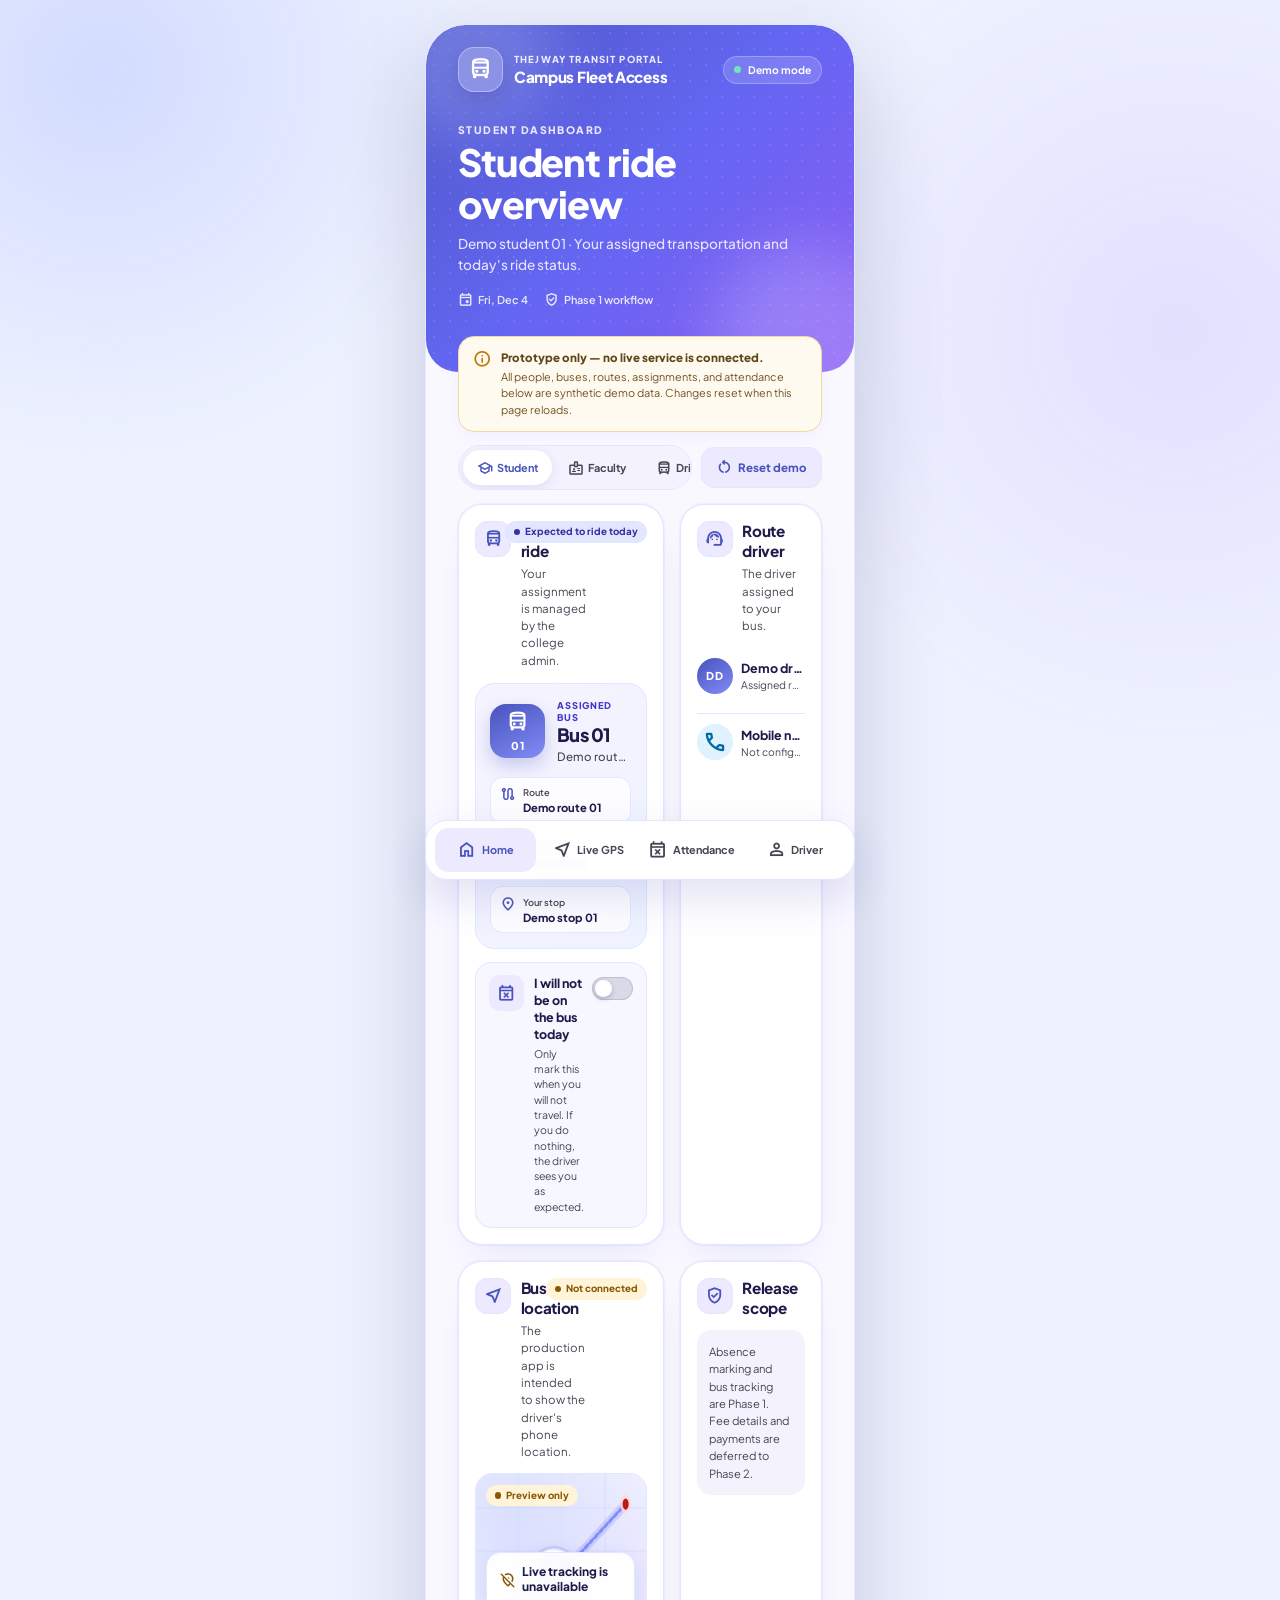
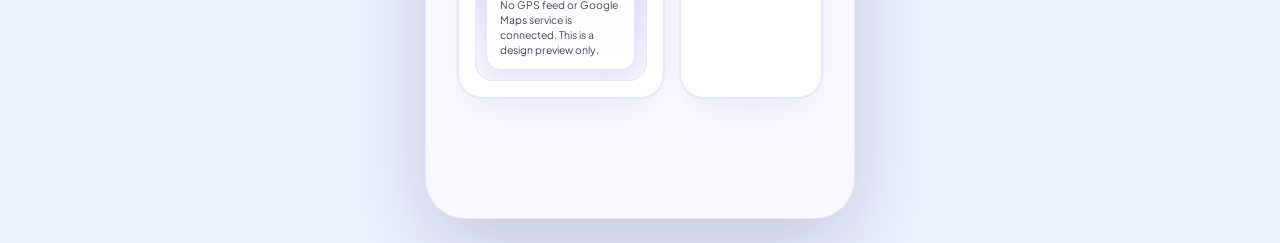
<file: frontend/app/index.html>
<!doctype html>
<html lang="en">
  <head>
    <meta charset="utf-8">
    <meta name="viewport" content="width=device-width, initial-scale=1, viewport-fit=cover">
    <meta name="theme-color" content="#4953bc">
    <meta name="description" content="Thejway college bus tracking — Phase 1 workflow demo. Synthetic data only.">
    <title>Thejway | College Bus Tracking</title>
    <link rel="preconnect" href="https://fonts.googleapis.com">
    <link rel="preconnect" href="https://fonts.gstatic.com" crossorigin>
    <link href="https://fonts.googleapis.com/css2?family=Plus+Jakarta+Sans:wght@400;500;600;700;800&display=swap" rel="stylesheet">
    <link href="https://fonts.googleapis.com/css2?family=Material+Symbols+Outlined:opsz,wght,FILL,GRAD@20..48,100..700,0..1,-50..200&display=swap" rel="stylesheet">
    <link rel="stylesheet" href="styles.css">
    <script src="app.js" defer></script>
  </head>
  <body>
    <a class="skip-link" href="#main">Skip to app content</a>

    <div class="app-frame">
      <header class="app-hero">
        <div class="hero-pattern" aria-hidden="true"></div>
        <div class="hero-glow hero-glow-a" aria-hidden="true"></div>
        <div class="hero-glow hero-glow-b" aria-hidden="true"></div>

        <div class="hero-top">
          <a class="brand" href="./">
            <span class="brand-mark" aria-hidden="true">
              <span class="material-symbols-outlined">directions_bus</span>
            </span>
            <span class="brand-copy">
              <span class="brand-eyebrow">Thejway Transit Portal</span>
              <strong>Campus Fleet Access</strong>
            </span>
          </a>
          <span class="hero-pill">
            <span class="hero-pill-dot" aria-hidden="true"></span>
            Demo mode
          </span>
        </div>

        <div class="hero-copy">
          <p class="hero-eyebrow" id="hero-eyebrow">Student dashboard</p>
          <h1 id="view-title">Today's ride</h1>
          <p id="view-subtitle">Assigned transportation and today's ride status.</p>
        </div>

        <div class="hero-meta">
          <span class="hero-meta-item">
            <span class="material-symbols-outlined" aria-hidden="true">event</span>
            <span id="today-label">Today</span>
          </span>
          <span class="hero-meta-item">
            <span class="material-symbols-outlined" aria-hidden="true">verified_user</span>
            Phase 1 workflow
          </span>
        </div>
      </header>

      <main class="app-main" id="main">
        <aside class="demo-notice" role="note">
          <span class="notice-icon material-symbols-outlined" aria-hidden="true">info</span>
          <div>
            <strong>Prototype only — no live service is connected.</strong>
            <p>All people, buses, routes, assignments, and attendance below are synthetic demo data. Changes reset when this page reloads.</p>
          </div>
        </aside>

        <section class="demo-controls" aria-label="Demo controls">
          <div class="segmented" role="group" aria-label="Choose a demo role">
            <button class="segmented-button is-active" type="button" data-role="student" data-label="Student" aria-pressed="true">
              <span class="material-symbols-outlined" aria-hidden="true">school</span>
              Student
            </button>
            <button class="segmented-button" type="button" data-role="faculty" data-label="Faculty" aria-pressed="false">
              <span class="material-symbols-outlined" aria-hidden="true">badge</span>
              Faculty
            </button>
            <button class="segmented-button" type="button" data-role="driver" data-label="Driver" aria-pressed="false">
              <span class="material-symbols-outlined" aria-hidden="true">directions_bus</span>
              Driver
            </button>
            <button class="segmented-button" type="button" data-role="admin" data-label="Admin" aria-pressed="false">
              <span class="material-symbols-outlined" aria-hidden="true">admin_panel_settings</span>
              Admin
            </button>
          </div>
          <button class="button button-quiet" id="reset-demo" type="button">
            <span class="material-symbols-outlined" aria-hidden="true">restart_alt</span>
            Reset demo
          </button>
        </section>

        <p class="sr-only" id="live-announcement" aria-live="polite"></p>
        <section id="dashboard" aria-labelledby="view-title"></section>
      </main>

      <nav class="bottom-nav" id="bottom-nav" aria-label="Demo navigation"></nav>
    </div>
  </body>
</html>
</file>
<file: frontend/app/styles.css>
:root {
  color-scheme: light;

  /* Stitch / Thejus pastel-lavender transit theme */
  --surface-canvas: #faf8ff;
  --surface: #fbf8ff;
  --surface-card: #ffffff;
  --surface-card-tint: #f5f3ff;
  --surface-container-low: #f4f2fd;
  --surface-container: #eeedf7;
  --surface-container-high: #e8e7f1;
  --surface-container-highest: #e3e1ec;

  --text-primary: #1e1b4b;
  --text-secondary: #4338ca;
  --text-muted: #6366f1;
  --on-surface-variant: #454653;
  --outline: #767684;
  --outline-variant: #c6c5d5;

  --primary: #4953bc;
  --primary-container: #818cf8;
  --primary-fixed: #e0e0ff;
  --primary-fixed-dim: #bdc2ff;
  --secondary: #674bb5;
  --secondary-container: #ab8ffe;
  --secondary-fixed: #e8ddff;
  --secondary-fixed-dim: #cebdff;
  --lavender-subtle: #ede9fe;
  --lavender-mist: #ddd6fe;
  --lilac-pastel: #c4b5fd;
  --periwinkle-light: #c7d2fe;

  --border-subtle: #e0e7ff;
  --border-hover: #c7d2fe;

  --badge-active-bg: #e0e7ff;
  --badge-active-text: #3730a3;
  --badge-scheduled-bg: #e0f2fe;
  --badge-scheduled-text: #0369a1;
  --badge-delayed-bg: #fee2e2;
  --badge-delayed-text: #991b1b;
  --warning-bg: #fff3d8;
  --warning-text: #8a5700;
  --warning-border: #f1d99f;

  --shadow-card: 0 20px 40px -15px rgba(73, 83, 188, 0.12), 0 0 1px 1px rgba(224, 231, 255, 0.6);
  --shadow-soft: 0 4px 18px rgba(99, 102, 241, 0.06);
  --shadow-button: 0 10px 25px -5px rgba(73, 83, 188, 0.4), 0 4px 6px -2px rgba(73, 83, 188, 0.2);

  --radius-card: 1.5rem;
  --radius-panel: 1.15rem;
  --font-sans: "Plus Jakarta Sans", -apple-system, BlinkMacSystemFont, "Segoe UI", Roboto, sans-serif;

  font-family: var(--font-sans);
  font-feature-settings: "cv02", "cv03", "cv04", "cv11";
}

* {
  box-sizing: border-box;
}

html {
  min-width: 320px;
  background: #eef2ff;
}

body {
  min-width: 320px;
  min-height: 100vh;
  margin: 0;
  color: var(--text-primary);
  background:
    radial-gradient(circle at 8% 4%, rgba(199, 210, 254, 0.7), transparent 24rem),
    radial-gradient(circle at 92% 18%, rgba(221, 214, 254, 0.65), transparent 26rem),
    #eef2ff;
  -webkit-tap-highlight-color: transparent;
}

button,
select,
input {
  font: inherit;
}

button,
select,
a {
  -webkit-tap-highlight-color: transparent;
}

button:focus-visible,
select:focus-visible,
a:focus-visible,
input:focus-visible {
  outline: 3px solid var(--primary-container);
  outline-offset: 3px;
}

button {
  cursor: pointer;
}

img,
svg {
  display: block;
  max-width: 100%;
}

/* ---------- App frame ---------- */

.app-frame {
  position: relative;
  width: 100%;
  max-width: 430px;
  min-height: 100vh;
  margin: 0 auto;
  overflow: hidden;
  background: var(--surface-canvas);
  box-shadow: 0 30px 80px rgba(30, 27, 75, 0.18);
}

/* ---------- Hero ---------- */

.app-hero {
  position: relative;
  z-index: 0;
  overflow: hidden;
  padding: 1.15rem 1.15rem 3.7rem;
  color: #fff;
  background: linear-gradient(135deg, #4f56c7 0%, #6366f1 48%, #8b5cf6 100%);
  border-radius: 0 0 2rem 2rem;
}

.hero-pattern {
  position: absolute;
  inset: 0;
  background-image: radial-gradient(rgba(255, 255, 255, 0.35) 1.2px, transparent 1.2px);
  background-size: 16px 16px;
  opacity: 0.28;
  pointer-events: none;
}

.hero-glow {
  position: absolute;
  border-radius: 50%;
  filter: blur(2rem);
  pointer-events: none;
}

.hero-glow-a {
  right: -3rem;
  bottom: -4rem;
  width: 12rem;
  height: 12rem;
  background: rgba(255, 255, 255, 0.2);
}

.hero-glow-b {
  top: -4rem;
  left: -3rem;
  width: 11rem;
  height: 11rem;
  background: rgba(165, 180, 252, 0.35);
}

.hero-top {
  position: relative;
  z-index: 1;
  display: flex;
  align-items: center;
  justify-content: space-between;
  gap: 0.9rem;
}

.brand {
  display: inline-flex;
  align-items: center;
  min-width: 0;
  gap: 0.7rem;
  color: inherit;
  text-decoration: none;
}

.brand-mark {
  display: grid;
  flex: 0 0 auto;
  width: 2.8rem;
  height: 2.8rem;
  place-items: center;
  color: #fff;
  background: rgba(255, 255, 255, 0.2);
  border: 1px solid rgba(255, 255, 255, 0.35);
  border-radius: 1rem;
  box-shadow: 0 8px 20px rgba(30, 27, 75, 0.16);
  backdrop-filter: blur(10px);
}

.brand-mark .material-symbols-outlined {
  font-size: 1.55rem;
}

.brand-copy {
  display: grid;
  min-width: 0;
  gap: 0.12rem;
}

.brand-eyebrow {
  overflow: hidden;
  color: var(--lavender-subtle);
  font-size: 0.6rem;
  font-weight: 800;
  letter-spacing: 0.12em;
  text-overflow: ellipsis;
  text-transform: uppercase;
  white-space: nowrap;
}

.brand-copy strong {
  overflow: hidden;
  font-size: 0.95rem;
  font-weight: 800;
  letter-spacing: -0.02em;
  text-overflow: ellipsis;
  white-space: nowrap;
}

.hero-pill {
  display: inline-flex;
  flex: 0 0 auto;
  align-items: center;
  gap: 0.4rem;
  padding: 0.4rem 0.65rem;
  color: #fff;
  background: rgba(255, 255, 255, 0.15);
  border: 1px solid rgba(255, 255, 255, 0.25);
  border-radius: 99px;
  font-size: 0.65rem;
  font-weight: 700;
  white-space: nowrap;
  backdrop-filter: blur(10px);
}

.hero-pill-dot {
  width: 0.45rem;
  height: 0.45rem;
  background: #6ee7b7;
  border-radius: 50%;
  box-shadow: 0 0 0 0 rgba(110, 231, 183, 0.6);
  animation: livePulse 2.4s ease-in-out infinite;
}

.hero-copy {
  position: relative;
  z-index: 1;
  margin-top: 1.65rem;
}

.hero-eyebrow {
  margin: 0;
  color: var(--lavender-subtle);
  font-size: 0.65rem;
  font-weight: 800;
  letter-spacing: 0.14em;
  text-transform: uppercase;
}

.hero-copy h1 {
  margin: 0.35rem 0 0;
  font-size: clamp(1.7rem, 8vw, 2.1rem);
  font-weight: 800;
  letter-spacing: -0.03em;
  line-height: 1.1;
  word-spacing: 0.04em;
}

.hero-copy p:last-child {
  max-width: 21rem;
  margin: 0.55rem 0 0;
  color: rgba(237, 233, 254, 0.96);
  font-size: 0.8rem;
  font-weight: 500;
  line-height: 1.55;
}

.hero-meta {
  position: relative;
  z-index: 1;
  display: flex;
  flex-wrap: wrap;
  gap: 0.65rem 1rem;
  margin-top: 1.1rem;
  color: rgba(255, 255, 255, 0.85);
  font-size: 0.68rem;
  font-weight: 600;
}

.hero-meta-item {
  display: inline-flex;
  align-items: center;
  gap: 0.3rem;
}

.hero-meta-item .material-symbols-outlined {
  font-size: 0.95rem;
}

/* ---------- Main ---------- */

.app-main {
  position: relative;
  z-index: 1;
  margin-top: -2rem;
  padding: 0 0.9rem 7.5rem;
}

.demo-notice {
  display: flex;
  align-items: flex-start;
  gap: 0.65rem;
  padding: 0.8rem 0.85rem;
  background: #fffaf0;
  border: 1px solid var(--warning-border);
  border-radius: 1rem;
  box-shadow: var(--shadow-soft);
}

.notice-icon {
  flex: 0 0 auto;
  color: #c17a08;
  font-size: 1.15rem;
}

.demo-notice strong {
  display: block;
  color: #5f4517;
  font-size: 0.72rem;
  font-weight: 800;
  line-height: 1.35;
}

.demo-notice p {
  margin: 0.2rem 0 0;
  color: #735321;
  font-size: 0.68rem;
  line-height: 1.5;
}

.demo-controls {
  display: flex;
  align-items: center;
  gap: 0.55rem;
  margin-top: 0.85rem;
}

.segmented {
  display: flex;
  flex: 1 1 auto;
  align-items: center;
  min-width: 0;
  gap: 0.15rem;
  padding: 0.25rem;
  overflow-x: auto;
  background: var(--surface-container-low);
  border: 1px solid var(--border-subtle);
  border-radius: 99px;
  scrollbar-width: none;
}

.segmented::-webkit-scrollbar {
  display: none;
}

.segmented-button {
  display: inline-flex;
  flex: 1 0 auto;
  align-items: center;
  justify-content: center;
  gap: 0.28rem;
  min-height: 2.2rem;
  padding: 0.42rem 0.55rem;
  color: var(--on-surface-variant);
  background: transparent;
  border: 0;
  border-radius: 99px;
  font-size: 0.68rem;
  font-weight: 700;
  white-space: nowrap;
  transition: background-color 140ms ease, color 140ms ease, box-shadow 140ms ease;
}

.segmented-button .material-symbols-outlined {
  font-size: 1rem;
}

.segmented-button:hover {
  color: var(--text-primary);
  background: rgba(255, 255, 255, 0.6);
}

.segmented-button.is-active {
  color: var(--primary);
  background: #fff;
  box-shadow: 0 3px 12px rgba(73, 83, 188, 0.12);
}

.button {
  display: inline-flex;
  align-items: center;
  justify-content: center;
  gap: 0.35rem;
  min-height: 2.55rem;
  padding: 0.55rem 0.85rem;
  border: 1px solid transparent;
  border-radius: 0.8rem;
  font-size: 0.72rem;
  font-weight: 750;
  transition: background-color 140ms ease, transform 140ms ease, box-shadow 140ms ease;
}

.button .material-symbols-outlined {
  font-size: 1.05rem;
}

.button:hover {
  transform: translateY(-1px);
}

.button-quiet {
  flex: 0 0 auto;
  color: var(--primary);
  background: var(--lavender-subtle);
  border-color: var(--border-subtle);
}

.button-quiet:hover {
  background: var(--lavender-mist);
}

.button-primary {
  color: #fff;
  background: linear-gradient(135deg, var(--primary), var(--primary-container));
  box-shadow: var(--shadow-button);
}

.button-primary:hover {
  box-shadow: 0 12px 28px -6px rgba(73, 83, 188, 0.5);
}

/* ---------- Dashboard layout ---------- */

.dashboard-grid {
  display: grid;
  grid-template-columns: minmax(0, 1fr);
  gap: 0.85rem;
  margin-top: 0.85rem;
}

.panel {
  min-width: 0;
  padding: 1rem;
  background: var(--surface-card);
  border: 1px solid var(--border-subtle);
  border-radius: var(--radius-card);
  box-shadow: var(--shadow-card);
}

.panel-wide,
.panel-narrow,
.panel-full {
  grid-column: 1 / -1;
}

.panel-heading {
  display: flex;
  align-items: flex-start;
  justify-content: space-between;
  gap: 0.65rem;
}

.panel-title {
  display: flex;
  min-width: 0;
  align-items: flex-start;
  gap: 0.6rem;
}

.panel-icon {
  display: grid;
  flex: 0 0 auto;
  width: 2.25rem;
  height: 2.25rem;
  place-items: center;
  color: var(--primary);
  background: var(--lavender-subtle);
  border: 1px solid var(--border-subtle);
  border-radius: 0.75rem;
}

.panel-icon .material-symbols-outlined {
  font-size: 1.2rem;
}

.panel h2,
.panel h3 {
  margin: 0;
  color: var(--text-primary);
  font-size: 0.95rem;
  font-weight: 750;
  letter-spacing: -0.02em;
  line-height: 1.3;
}

.panel h3 {
  font-size: 0.88rem;
}

.panel-copy {
  margin: 0.3rem 0 0;
  color: var(--on-surface-variant);
  font-size: 0.72rem;
  line-height: 1.5;
}

.overline {
  display: block;
  color: var(--text-secondary);
  font-size: 0.58rem;
  font-weight: 800;
  letter-spacing: 0.1em;
  text-transform: uppercase;
}

/* ---------- Status pills ---------- */

.status-pill {
  display: inline-flex;
  flex: 0 0 auto;
  align-items: center;
  gap: 0.3rem;
  width: fit-content;
  padding: 0.32rem 0.55rem;
  border-radius: 99px;
  font-size: 0.61rem;
  font-weight: 750;
  line-height: 1.2;
  white-space: nowrap;
}

.status-pill::before {
  width: 0.38rem;
  height: 0.38rem;
  background: currentColor;
  border-radius: 50%;
  content: "";
}

.status-expected,
.status-active,
.status-stop {
  color: var(--badge-active-text);
  background: var(--badge-active-bg);
}

.status-absent,
.status-pass {
  color: var(--badge-delayed-text);
  background: var(--badge-delayed-bg);
}

.status-offline,
.status-warning {
  color: var(--warning-text);
  background: var(--warning-bg);
}

.status-scheduled {
  color: var(--badge-scheduled-text);
  background: var(--badge-scheduled-bg);
}

.status-neutral {
  color: var(--on-surface-variant);
  background: var(--surface-container);
}

/* ---------- Rider view ---------- */

.ride-card {
  margin-top: 0.9rem;
  padding: 0.9rem;
  background:
    linear-gradient(135deg, rgba(245, 243, 255, 0.95), rgba(238, 242, 255, 0.95));
  border: 1px solid var(--border-subtle);
  border-radius: 1.2rem;
}

.ride-identity {
  display: flex;
  align-items: center;
  gap: 0.75rem;
}

.bus-badge {
  display: grid;
  flex: 0 0 auto;
  width: 3.4rem;
  height: 3.4rem;
  place-items: center;
  color: #fff;
  background: linear-gradient(150deg, var(--primary), var(--primary-container));
  border-radius: 1rem;
  box-shadow: 0 8px 18px rgba(73, 83, 188, 0.25);
}

.bus-badge .material-symbols-outlined {
  font-size: 1.45rem;
}

.bus-badge strong {
  margin-top: -0.35rem;
  font-size: 0.68rem;
  font-weight: 800;
  letter-spacing: 0.06em;
}

.ride-identity-copy {
  min-width: 0;
}

.ride-title {
  display: block;
  margin-top: 0.1rem;
  color: var(--text-primary);
  font-size: 1.15rem;
  font-weight: 800;
  letter-spacing: -0.03em;
  line-height: 1.2;
}

.ride-route {
  display: block;
  margin-top: 0.15rem;
  overflow: hidden;
  color: var(--on-surface-variant);
  font-size: 0.72rem;
  font-weight: 500;
  text-overflow: ellipsis;
  white-space: nowrap;
}

.ride-stats {
  display: grid;
  grid-template-columns: repeat(auto-fit, minmax(7.2rem, 1fr));
  gap: 0.45rem;
  margin-top: 0.8rem;
}

.ride-stat {
  display: flex;
  align-items: flex-start;
  gap: 0.45rem;
  padding: 0.55rem;
  background: rgba(255, 255, 255, 0.82);
  border: 1px solid rgba(224, 231, 255, 0.9);
  border-radius: 0.8rem;
}

.ride-stat .material-symbols-outlined {
  color: var(--primary);
  font-size: 1rem;
}

.ride-stat span:last-child {
  display: grid;
  min-width: 0;
  gap: 0.12rem;
}

.ride-stat small {
  color: var(--on-surface-variant);
  font-size: 0.58rem;
  font-weight: 600;
}

.ride-stat strong {
  overflow: hidden;
  color: var(--text-primary);
  font-size: 0.7rem;
  font-weight: 750;
  text-overflow: ellipsis;
  white-space: nowrap;
}

.attendance-control {
  display: flex;
  align-items: flex-start;
  gap: 0.65rem;
  margin-top: 0.8rem;
  padding: 0.8rem;
  background: #f7f7ff;
  border: 1px solid var(--border-subtle);
  border-radius: 1rem;
  cursor: pointer;
}

.attendance-icon {
  display: grid;
  flex: 0 0 auto;
  width: 2.2rem;
  height: 2.2rem;
  place-items: center;
  color: var(--primary);
  background: var(--lavender-subtle);
  border-radius: 0.7rem;
}

.attendance-icon .material-symbols-outlined {
  font-size: 1.15rem;
}

.attendance-copy {
  display: grid;
  flex: 1 1 auto;
  min-width: 0;
  gap: 0.18rem;
}

.attendance-copy strong {
  color: var(--text-primary);
  font-size: 0.78rem;
  font-weight: 750;
  line-height: 1.35;
}

.attendance-copy small {
  color: var(--on-surface-variant);
  font-size: 0.66rem;
  line-height: 1.45;
}

.switch {
  position: relative;
  display: inline-flex;
  flex: 0 0 auto;
  align-items: center;
  margin-top: 0.1rem;
}

.switch input {
  position: absolute;
  width: 1px;
  height: 1px;
  opacity: 0;
}

.switch-track {
  position: relative;
  display: block;
  width: 2.55rem;
  height: 1.45rem;
  background: #d9d9e8;
  border: 1px solid rgba(118, 118, 132, 0.25);
  border-radius: 99px;
  transition: background-color 160ms ease;
}

.switch-track::after {
  position: absolute;
  top: 0.14rem;
  left: 0.14rem;
  width: 1.05rem;
  height: 1.05rem;
  background: #fff;
  border-radius: 50%;
  box-shadow: 0 2px 5px rgba(30, 27, 75, 0.22);
  content: "";
  transition: transform 160ms ease;
}

.switch input:checked + .switch-track {
  background: var(--primary);
}

.switch input:checked + .switch-track::after {
  transform: translateX(1.08rem);
}

.switch input:focus-visible + .switch-track {
  outline: 3px solid var(--primary-container);
  outline-offset: 3px;
}

/* ---------- People / driver rows ---------- */

.list-stack {
  display: grid;
  gap: 0.55rem;
  margin-top: 0.8rem;
}

.person-row,
.rider-row {
  display: flex;
  align-items: center;
  justify-content: space-between;
  gap: 0.6rem;
  padding: 0.65rem 0;
  border-top: 1px solid var(--border-subtle);
}

.person-row:first-child,
.rider-row:first-child {
  border-top: 0;
}

.person {
  display: flex;
  min-width: 0;
  align-items: center;
  gap: 0.55rem;
}

.avatar {
  display: grid;
  flex: 0 0 auto;
  width: 2.25rem;
  height: 2.25rem;
  place-items: center;
  color: var(--text-secondary);
  background: var(--lavender-mist);
  border-radius: 50%;
  font-size: 0.68rem;
  font-weight: 800;
  letter-spacing: 0.02em;
}

.avatar-primary {
  color: #fff;
  background: linear-gradient(145deg, var(--primary), var(--primary-container));
}

.avatar-sky {
  color: var(--badge-scheduled-text);
  background: var(--badge-scheduled-bg);
}

.person-copy {
  display: grid;
  min-width: 0;
  gap: 0.12rem;
}

.person-copy strong {
  overflow: hidden;
  color: var(--text-primary);
  font-size: 0.78rem;
  font-weight: 750;
  text-overflow: ellipsis;
  white-space: nowrap;
}

.person-copy small {
  overflow: hidden;
  color: var(--on-surface-variant);
  font-size: 0.65rem;
  text-overflow: ellipsis;
  white-space: nowrap;
}

.phone-link {
  display: inline-flex;
  flex: 0 0 auto;
  align-items: center;
  justify-content: center;
  width: 2rem;
  height: 2rem;
  color: var(--primary);
  background: var(--surface-card);
  border: 1px solid var(--border-subtle);
  border-radius: 50%;
  box-shadow: var(--shadow-soft);
  text-decoration: none;
}

.phone-link .material-symbols-outlined {
  font-size: 1rem;
}

/* ---------- Map preview ---------- */

.map-canvas {
  position: relative;
  min-height: 13rem;
  margin-top: 0.8rem;
  overflow: hidden;
  background:
    radial-gradient(circle at 22% 22%, rgba(199, 210, 254, 0.55), transparent 9rem),
    radial-gradient(circle at 82% 72%, rgba(221, 214, 254, 0.55), transparent 10rem),
    repeating-linear-gradient(0deg, transparent 0 2.6rem, rgba(129, 140, 248, 0.09) 2.6rem 2.7rem),
    repeating-linear-gradient(90deg, transparent 0 2.6rem, rgba(129, 140, 248, 0.09) 2.6rem 2.7rem),
    #f0f1ff;
  border: 1px solid var(--border-subtle);
  border-radius: 1.1rem;
}

.map-canvas::after {
  position: absolute;
  inset: 0;
  background: linear-gradient(180deg, rgba(250, 248, 255, 0) 55%, rgba(250, 248, 255, 0.8));
  content: "";
  pointer-events: none;
}

.map-svg {
  position: absolute;
  inset: 0;
  width: 100%;
  height: 100%;
}

.map-preview-pill {
  position: absolute;
  z-index: 2;
  top: 0.65rem;
  left: 0.65rem;
}

.map-bus {
  position: absolute;
  z-index: 2;
  top: 47%;
  left: 46%;
  display: grid;
  width: 2.7rem;
  height: 2.7rem;
  place-items: center;
  color: #fff;
  background: var(--primary-container);
  border: 4px solid #fff;
  border-radius: 50%;
  box-shadow: 0 8px 18px rgba(73, 83, 188, 0.35);
  transform: translate(-50%, -50%);
}

.map-bus .material-symbols-outlined {
  font-size: 1.35rem;
}

.map-bus::before {
  position: absolute;
  inset: -0.45rem;
  border: 1px solid rgba(129, 140, 248, 0.45);
  border-radius: 50%;
  content: "";
  animation: mapPulse 2.6s ease-out infinite;
}

.map-overlay {
  position: absolute;
  z-index: 3;
  right: 0.65rem;
  bottom: 0.65rem;
  left: 0.65rem;
  padding: 0.7rem 0.8rem;
  background: rgba(255, 255, 255, 0.94);
  border: 1px solid var(--border-subtle);
  border-radius: 0.9rem;
  box-shadow: 0 8px 20px rgba(73, 83, 188, 0.1);
  backdrop-filter: blur(10px);
}

.map-overlay strong {
  display: flex;
  align-items: center;
  gap: 0.35rem;
  color: var(--text-primary);
  font-size: 0.75rem;
  font-weight: 750;
}

.map-overlay strong .material-symbols-outlined {
  color: var(--warning-text);
  font-size: 1rem;
}

.map-overlay span {
  display: block;
  margin-top: 0.2rem;
  color: var(--on-surface-variant);
  font-size: 0.65rem;
  line-height: 1.45;
}

/* ---------- Phase note ---------- */

.phase-note {
  margin: 0;
  padding: 0.8rem;
  color: var(--on-surface-variant);
  background: var(--surface-container-low);
  border-radius: 0.9rem;
  font-size: 0.7rem;
  line-height: 1.55;
}

.phase-note strong {
  color: var(--text-primary);
}

/* ---------- Driver view ---------- */

.route-banner {
  background:
    linear-gradient(135deg, rgba(245, 243, 255, 0.98), rgba(238, 242, 255, 0.98));
}

.route-banner .panel-heading {
  flex-direction: column;
}

.route-banner .panel-heading .status-pill {
  margin-top: 0.15rem;
}

.route-track {
  display: flex;
  align-items: flex-start;
  gap: 0;
  margin-top: 0.9rem;
  padding: 0.7rem 0.2rem 0;
}

.route-stop {
  position: relative;
  display: flex;
  flex: 1 1 0;
  min-width: 0;
  flex-direction: column;
  align-items: center;
  gap: 0.3rem;
  text-align: center;
}

.route-stop:not(:last-child)::after {
  position: absolute;
  top: 0.38rem;
  left: calc(50% + 0.45rem);
  width: calc(100% - 0.9rem);
  height: 2px;
  background: var(--periwinkle-light);
  content: "";
}

.route-stop-dot {
  position: relative;
  z-index: 1;
  width: 0.78rem;
  height: 0.78rem;
  background: #fff;
  border: 2px solid var(--primary-container);
  border-radius: 50%;
}

.route-stop.is-current .route-stop-dot {
  background: var(--primary);
  border-color: var(--primary);
  box-shadow: 0 0 0 4px rgba(129, 140, 248, 0.2);
}

.route-stop small {
  overflow: hidden;
  max-width: 100%;
  color: var(--on-surface-variant);
  font-size: 0.58rem;
  font-weight: 650;
  text-overflow: ellipsis;
  white-space: nowrap;
}

.stop-card {
  display: grid;
  grid-template-columns: 2.1rem minmax(0, 1fr);
  gap: 0.55rem;
  padding-left: 0.8rem;
}

.stop-marker {
  display: flex;
  flex-direction: column;
  align-items: center;
  gap: 0.35rem;
}

.stop-index {
  display: grid;
  width: 1.7rem;
  height: 1.7rem;
  place-items: center;
  color: var(--primary);
  background: var(--lavender-subtle);
  border: 1px solid var(--border-subtle);
  border-radius: 50%;
  font-size: 0.65rem;
  font-weight: 800;
}

.stop-line {
  width: 2px;
  flex: 1 1 auto;
  min-height: 1.5rem;
  background: linear-gradient(180deg, var(--periwinkle-light), transparent);
}

.stop-content {
  min-width: 0;
}

.stop-content .panel-heading {
  align-items: flex-start;
}

.stop-content h2 {
  margin-top: 0.12rem;
  font-size: 1rem;
}

.rider-row {
  padding: 0.6rem 0;
}

.rider-row .person {
  gap: 0.5rem;
}

.rider-row .avatar {
  width: 1.9rem;
  height: 1.9rem;
  font-size: 0.6rem;
}

.rider-row .status-pill {
  font-size: 0.58rem;
}

/* ---------- Admin view ---------- */

.kpi-grid {
  display: grid;
  grid-template-columns: repeat(2, minmax(0, 1fr));
  gap: 0.6rem;
  margin-bottom: 0.85rem;
}

.kpi-card {
  display: flex;
  min-width: 0;
  align-items: flex-start;
  justify-content: space-between;
  gap: 0.5rem;
  padding: 0.8rem;
  background: var(--surface-card);
  border: 1px solid var(--border-subtle);
  border-radius: 1.1rem;
  box-shadow: var(--shadow-soft);
}

.kpi-copy {
  display: grid;
  min-width: 0;
  gap: 0.15rem;
}

.kpi-copy span {
  color: var(--text-secondary);
  font-size: 0.55rem;
  font-weight: 800;
  letter-spacing: 0.08em;
  text-transform: uppercase;
}

.kpi-copy strong {
  color: var(--text-primary);
  font-size: 1.4rem;
  font-weight: 800;
  letter-spacing: -0.04em;
  line-height: 1.1;
}

.kpi-copy small {
  overflow: hidden;
  color: var(--on-surface-variant);
  font-size: 0.6rem;
  text-overflow: ellipsis;
  white-space: nowrap;
}

.kpi-icon {
  display: grid;
  flex: 0 0 auto;
  width: 2rem;
  height: 2rem;
  place-items: center;
  color: var(--primary);
  background: var(--lavender-subtle);
  border-radius: 0.65rem;
}

.kpi-icon .material-symbols-outlined {
  font-size: 1.1rem;
}

.kpi-icon.sky {
  color: var(--badge-scheduled-text);
  background: var(--badge-scheduled-bg);
}

.kpi-icon.rose {
  color: var(--badge-delayed-text);
  background: var(--badge-delayed-bg);
}

.assignment-grid {
  display: grid;
  grid-template-columns: minmax(0, 1fr);
  gap: 0.6rem;
  margin-top: 0.8rem;
}

.assignment-card {
  padding: 0.8rem;
  background: var(--surface-card-tint);
  border: 1px solid var(--border-subtle);
  border-radius: 1rem;
}

.assignment-person {
  display: flex;
  align-items: center;
  gap: 0.55rem;
}

.assignment-person .person-copy strong {
  font-size: 0.8rem;
}

.assignment-fields {
  display: grid;
  grid-template-columns: minmax(0, 1fr) minmax(0, 1fr);
  gap: 0.55rem;
  margin-top: 0.65rem;
}

.field {
  display: grid;
  min-width: 0;
  gap: 0.25rem;
}

.field > span {
  color: var(--on-surface-variant);
  font-size: 0.58rem;
  font-weight: 700;
}

.field select {
  width: 100%;
  min-height: 2.35rem;
  padding: 0.42rem 1.8rem 0.42rem 0.6rem;
  color: var(--text-primary);
  background: #fff;
  border: 1px solid var(--border-subtle);
  border-radius: 0.65rem;
  font-size: 0.68rem;
  font-weight: 650;
}

.field select:hover {
  border-color: var(--border-hover);
}

.assignment-route {
  display: flex;
  align-items: center;
  gap: 0.3rem;
  margin-top: 0.55rem;
  color: var(--text-secondary);
  font-size: 0.64rem;
  font-weight: 650;
}

.assignment-route .material-symbols-outlined {
  font-size: 0.95rem;
}

/* ---------- Empty state ---------- */

.empty-state {
  display: grid;
  gap: 0.35rem;
  justify-items: center;
  padding: 1.2rem 0.8rem;
  color: var(--on-surface-variant);
  text-align: center;
}

.empty-state .material-symbols-outlined {
  color: var(--primary-container);
  font-size: 2rem;
}

.empty-state strong {
  color: var(--text-primary);
  font-size: 0.8rem;
}

.empty-state span {
  font-size: 0.68rem;
  line-height: 1.5;
}

/* ---------- Bottom navigation ---------- */

.bottom-nav {
  position: fixed;
  z-index: 50;
  right: 0;
  bottom: 0;
  left: 0;
  display: flex;
  align-items: stretch;
  justify-content: space-around;
  gap: 0.15rem;
  max-width: 430px;
  margin: 0 auto;
  padding: 0.4rem 0.4rem calc(0.4rem + env(safe-area-inset-bottom, 0px));
  background: rgba(255, 255, 255, 0.92);
  border-top: 1px solid var(--border-subtle);
  box-shadow: 0 -8px 24px rgba(73, 83, 188, 0.08);
  backdrop-filter: blur(18px);
}

.nav-item {
  display: flex;
  flex: 1 1 0;
  min-width: 0;
  min-height: 3rem;
  flex-direction: column;
  align-items: center;
  justify-content: center;
  gap: 0.12rem;
  padding: 0.3rem 0.2rem;
  color: var(--on-surface-variant);
  border-radius: 0.85rem;
  font-size: 0.58rem;
  font-weight: 700;
  text-decoration: none;
  transition: color 140ms ease, background-color 140ms ease, transform 140ms ease;
}

.nav-item .material-symbols-outlined {
  font-size: 1.35rem;
}

.nav-item:hover {
  color: var(--primary);
  background: var(--lavender-subtle);
}

.nav-item:active {
  transform: scale(0.96);
}

.nav-item[aria-current="page"] {
  color: var(--primary);
  background: var(--lavender-subtle);
}

/* ---------- Utilities ---------- */

.sr-only {
  position: absolute;
  width: 1px;
  height: 1px;
  padding: 0;
  margin: -1px;
  overflow: hidden;
  clip: rect(0, 0, 0, 0);
  white-space: nowrap;
  border: 0;
}

.skip-link {
  position: absolute;
  z-index: 100;
  top: 0.5rem;
  left: 0.5rem;
  padding: 0.65rem 0.9rem;
  color: #fff;
  background: var(--primary);
  border-radius: 0.65rem;
  transform: translateY(-180%);
}

.skip-link:focus {
  transform: translateY(0);
}

.material-symbols-outlined {
  font-variation-settings: "FILL" 0, "wght" 500, "GRAD" 0, "opsz" 24;
  line-height: 1;
}

/* ---------- Animations ---------- */

@keyframes livePulse {
  0%,
  100% {
    box-shadow: 0 0 0 0 rgba(110, 231, 183, 0.55);
  }
  50% {
    box-shadow: 0 0 0 5px rgba(110, 231, 183, 0);
  }
}

@keyframes mapPulse {
  0% {
    opacity: 0.7;
    transform: scale(0.9);
  }
  70% {
    opacity: 0;
    transform: scale(1.35);
  }
  100% {
    opacity: 0;
    transform: scale(1.35);
  }
}

/* ---------- Responsive ---------- */

@media (min-width: 620px) {
  .app-main {
    padding-right: 1.25rem;
    padding-left: 1.25rem;
  }

  .dashboard-grid {
    grid-template-columns: repeat(12, minmax(0, 1fr));
    gap: 1rem;
  }

  .panel-wide {
    grid-column: span 7;
  }

  .panel-narrow {
    grid-column: span 5;
  }

  .panel-full {
    grid-column: 1 / -1;
  }

  .kpi-grid {
    grid-template-columns: repeat(4, minmax(0, 1fr));
  }

  .assignment-grid {
    grid-template-columns: repeat(2, minmax(0, 1fr));
  }

  .route-banner .panel-heading {
    flex-direction: row;
  }

  .route-banner .panel-heading .status-pill {
    margin-top: 0;
  }
}

@media (min-width: 900px) {
  body {
    padding: 1.5rem 0;
  }

  .app-frame {
    width: min(1180px, calc(100% - 3rem));
    min-height: calc(100vh - 3rem);
    border: 1px solid rgba(224, 231, 255, 0.9);
    border-radius: 2.5rem;
    box-shadow: 0 30px 90px rgba(30, 27, 75, 0.2);
  }

  .app-hero {
    padding: 1.4rem 2rem 4rem;
    border-radius: 2.5rem 2.5rem 2rem 2rem;
  }

  .hero-copy {
    margin-top: 1.9rem;
  }

  .hero-copy h1 {
    font-size: 2.35rem;
  }

  .hero-copy p:last-child {
    font-size: 0.85rem;
  }

  .app-main {
    margin-top: -2.2rem;
    padding: 0 2rem 7.5rem;
  }

  .demo-controls {
    max-width: 44rem;
  }

  .segmented {
    flex: 0 1 auto;
  }

  .segmented-button {
    flex: 0 0 auto;
    padding-right: 0.85rem;
    padding-left: 0.85rem;
  }

  .bottom-nav {
    right: auto;
    bottom: 1.25rem;
    left: 50%;
    width: min(720px, calc(100% - 6rem));
    padding: 0.45rem 0.55rem;
    border: 1px solid var(--border-subtle);
    border-radius: 1.4rem;
    box-shadow: 0 18px 40px rgba(73, 83, 188, 0.16);
    transform: translateX(-50%);
  }

  .nav-item {
    flex-direction: row;
    gap: 0.35rem;
    min-height: 2.75rem;
    font-size: 0.68rem;
  }

  .nav-item .material-symbols-outlined {
    font-size: 1.2rem;
  }
}

@media (max-width: 420px) {
  .hero-top {
    align-items: flex-start;
  }

  .brand-copy strong {
    font-size: 0.88rem;
  }

  .brand-eyebrow {
    font-size: 0.55rem;
  }

  .hero-pill {
    padding: 0.35rem 0.5rem;
    font-size: 0.58rem;
  }

  .demo-controls {
    align-items: stretch;
    flex-direction: column;
  }

  .button-quiet {
    align-self: flex-end;
  }

  .attendance-control {
    flex-wrap: wrap;
  }

  .attendance-copy {
    flex-basis: calc(100% - 4.5rem);
  }

  .switch {
    margin-left: auto;
  }

  .assignment-fields {
    grid-template-columns: minmax(0, 1fr);
  }
}

@media (prefers-reduced-motion: reduce) {
  *,
  *::before,
  *::after {
    scroll-behavior: auto !important;
    animation-duration: 0.01ms !important;
    animation-iteration-count: 1 !important;
    transition-duration: 0.01ms !important;
  }
}
</file>
